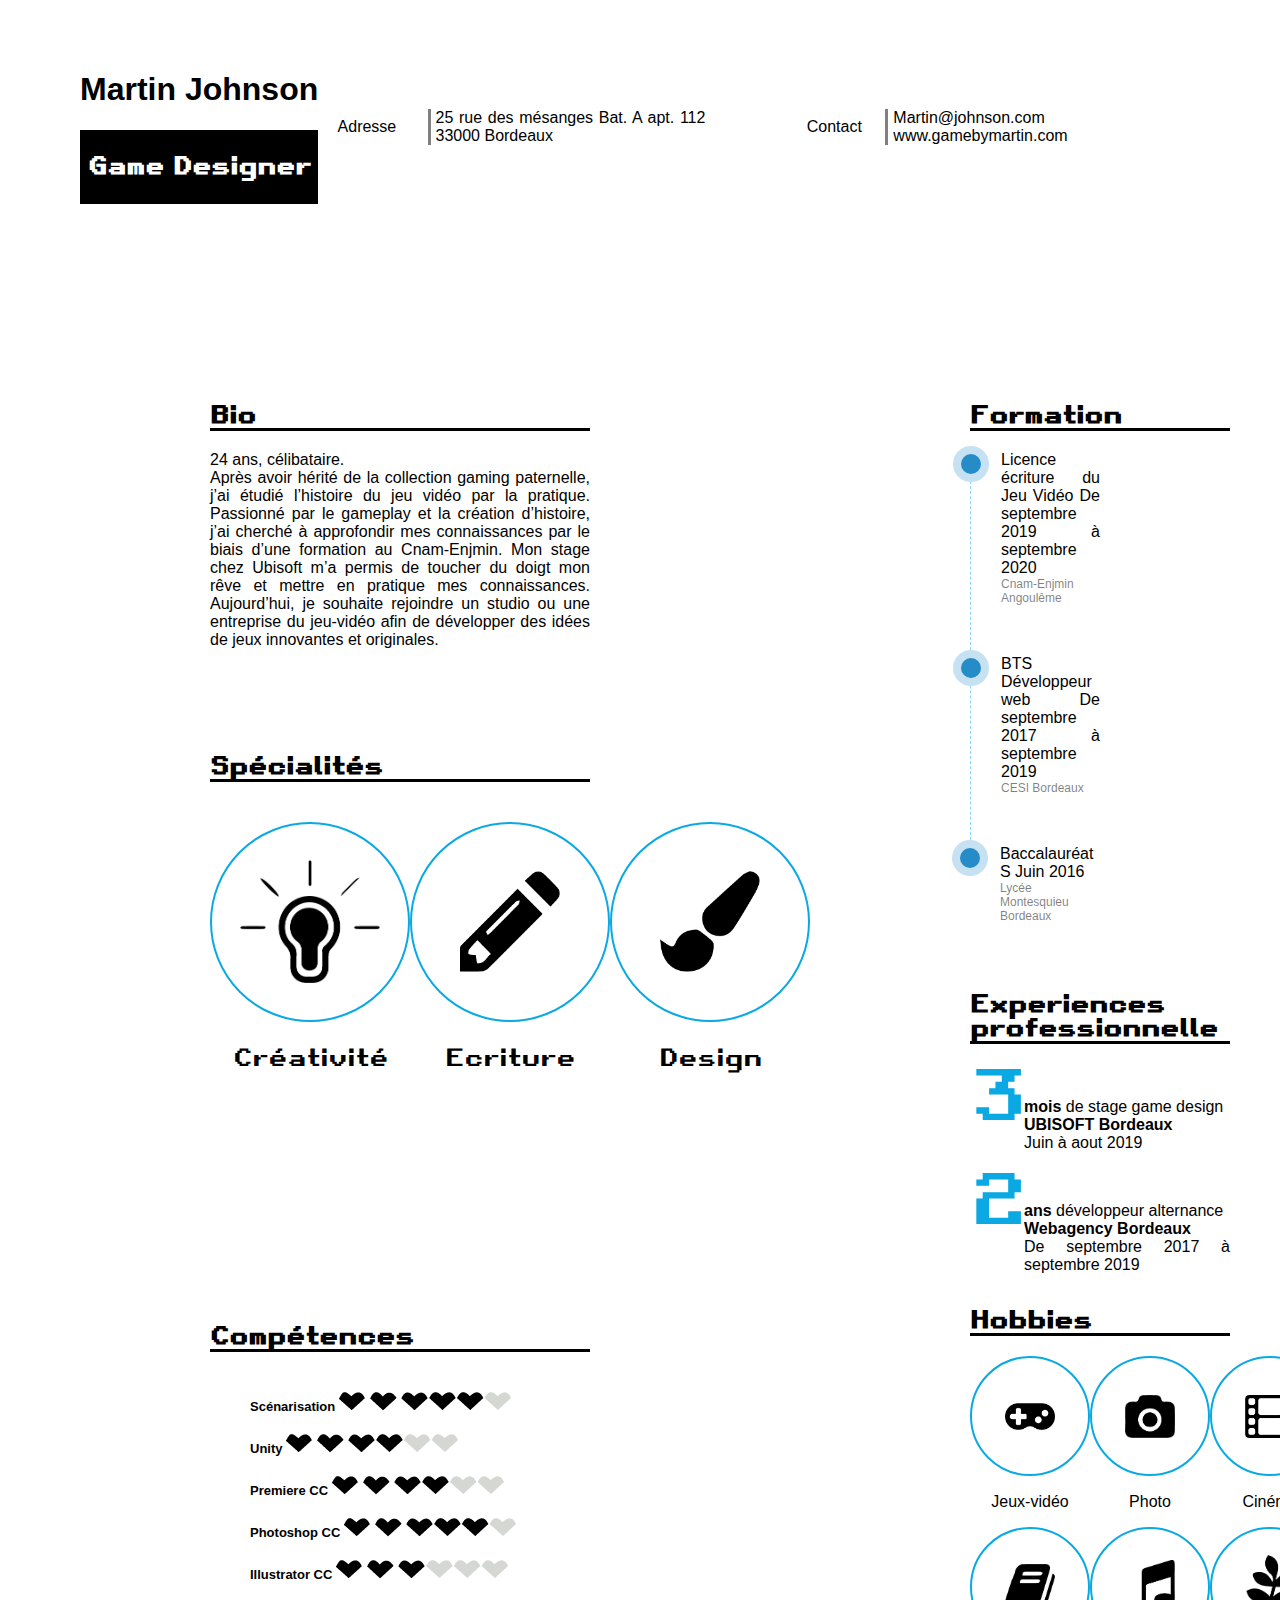
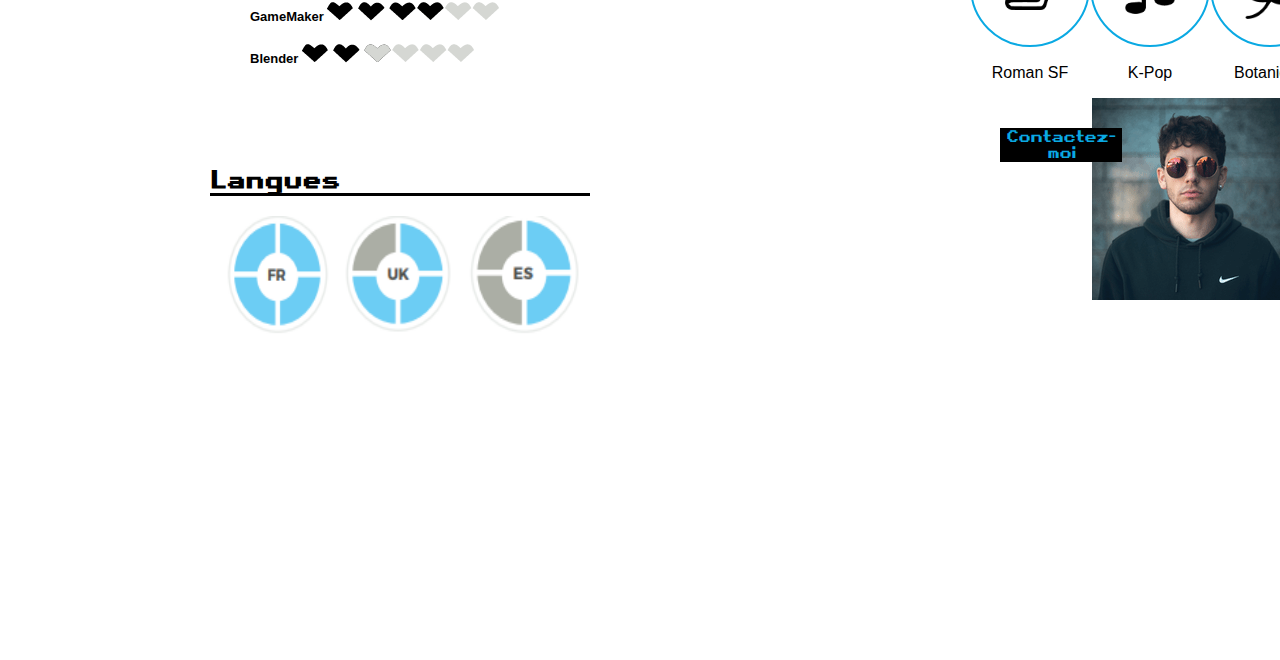
<file: index.html>
<!DOCTYPE html>
<html lang="en">
<head>
    <meta charset="UTF-8">
    <meta http-equiv="X-UA-Compatible" content="IE=edge">
    <meta name="viewport" content="width=device-width, initial-scale=1.0">
    <link href="https://cdn.jsdelivr.net/npm/bootstrap@5.3.0-alpha1/dist/css/bootstrap.min.css" rel="stylesheet" integrity="sha384-GLhlTQ8iRABdZLl6O3oVMWSktQOp6b7In1Zl3/Jr59b6EGGoI1aFkw7cmDA6j6gD" crossorigin="anonymous">
    <link rel="stylesheet" href="style/style.css">
    <link rel="icon" type="image/png" href="img/MJ.png" />
    <title>Martin Johnson</title>
</head>
<body>
    <header>
        <div>
            <h1>Martin <strong>Johnson</strong></h1>
            <div class="job"><h2>Game Designer</h2></div>
        </div>
        <div class="contact-flex">
            <p>
                Adresse
            </p>
            <p class="contact-content">
                25 rue des mésanges
                Bat. A apt. 112
                33000 Bordeaux
            </p>
        </div>
        <div class="contact-flex">
            <p>
                Contact
            </p>
            <p class="contact-content">
                Martin@johnson.com
                www.gamebymartin.com
            </p>
        </div>
    </header>
    <main>
        <section class="left-column">
            <div class="left-div bio">
                <h2 class="part">Bio</h2>
                <p>24 ans, célibataire. <br> Après avoir hérité de la collection gaming paternelle, j’ai étudié l’histoire du jeu vidéo par la pratique. Passionné par le gameplay et la création d’histoire, j’ai cherché à approfondir mes connaissances par le biais d’une formation au Cnam-Enjmin. Mon stage chez Ubisoft m’a permis de toucher du doigt mon rêve et mettre en pratique mes connaissances. Aujourd’hui, je souhaite rejoindre un studio ou une entreprise du jeu-vidéo aﬁn de développer des idées de jeux innovantes et originales.</p>
            </div>
            <div class="spec">
                <h2 class="part">Spécialités</h2>
                <div class="hobby_tab">  <! -- utilistion de la class hobby_btn car elle a les même que l'ancienne class spec_tab -- >
                    <div><button onclick="location.href='https://www.youtube.com/watch?v=82CefQOjWrY'" class="spec_btn creativity"></button><p class="spec_name">Créativité</p></div>
                    <div><button onclick="location.href='https://www.youtube.com/watch?v=fibJT_cUqXM'" class="spec_btn writting"></button><p class="spec_name">Ecriture</p></div>
                    <div><button onclick="location.href='https://www.youtube.com/watch?v=yFQaH0FT0yo'" class="spec_btn design"></button><p class="spec_name">Design</p></div>
                </div>
            </div>
            <div class="left-div skills">
                <h2 class="part">Compétences</h2>
                <ul class="skills_list">
                    <li class="list_part">Scénarisation <img src="img/5hearts.png" class="float-end" alt="5heartsline"></li>
                    <li class="list_part">Unity <img src="img/4hearts.png" class="float-end" alt="4heartsline"></li>
                    <li class="list_part">Premiere CC <img src="img/4hearts.png" class="float-end" alt="4heartsline"></li>
                    <li class="list_part">Photoshop CC <img src="img/5hearts.png" class="float-end" alt="5heartsline"></li>
                    <li class="list_part">Illustrator CC <img src="img/3hearts.png" class="float-end" alt="3heartsline"></li>
                    <li class="list_part">GameMaker <img src="img/4hearts.png" class="float-end" alt="4heartsline"></li>
                    <li class="list_part">Blender <img src="img/2hearts.png" class="float-end" alt="2heartsline"></li>
                </ul>
            </div>
            <div class="left-div langues">
                <h2 class="part">Langues</h2>
                <div class="langues_list">
                    <img src="img/FR.PNG" alt="Frenchlanguage" class="lang_part">
                    <img src="img/UK.PNG" alt="Englishlanguage" class="lang_part">
                    <img src="img/ES.PNG" alt="Spanishlanguge" class="lang_part">
                </div>
            </div>
        </section>
        <section class="right-column">
            <div class="formation">
                <h2 class="part">Formation</h2>
                <div class="history-tl-container">
                    <ul class="tl">
                      <li class="tl-item" ng-repeat="item in retailer_history">
                        <div class="item-title">Licence écriture du Jeu Vidéo De septembre 2019 à septembre 2020</div>
                        <div class="item-detail">Cnam-Enjmin Angoulême</div>
                      </li>
                      <li class="tl-item" ng-repeat="item in retailer_history">
                        <div class="item-title">BTS Développeur web De septembre 2017 à septembre 2019</div>
                        <div class="item-detail">CESI Bordeaux</div>
                      </li>
                      <li class="tl-item" ng-repeat="item in retailer_history">
                        <div class="item-title">Baccalauréat S Juin 2016 </div>
                        <div class="item-detail">Lycée Montesquieu Bordeaux</div>
                      </li>
                  
                    </ul>
                  
                  </div>
            </div>
            <div class="exp">
                <h2 class="part">Experiences professionnelle</h2>
                   <div class="exp_div"><span class="exp_time">3</span> <p> <br> <strong>mois</strong> de stage game design <br> <strong>UBISOFT Bordeaux</strong>  <br>Juin à aout 2019</p> </div> 
                  <div class="exp_div"> <span class="exp_time">2</span> <p><br> <strong>ans</strong> développeur alternance <br> <strong>Webagency Bordeaux</strong> <br> De septembre 2017 à septembre 2019</p> </div> 
            </div>
            <div class="hobby">
                <h2 class="hooby_title part">Hobbies</h2>
                <div class="hobby_tab"> 
                    <div><button onclick="location.href='https://www.youtube.com/watch?v=n5ZsStqUFXQ'" class="hobby_btn game"></button><p>Jeux-vidéo</p></div>
                    <div><button onclick="location.href='https://www.youtube.com/watch?v=kjKgCYBVSTY'" class="hobby_btn photo"></button><p>Photo</p></div>
                    <div><button onclick="location.href='https://www.youtube.com/watch?v=yOWUCoQK2RI'" class="hobby_btn cinema"></button><p>Cinéma</p></div>
                    <div><button onclick="location.href='https://www.youtube.com/watch?v=O-Em-Tqll3k'" class="hobby_btn book"></button><p>Roman SF</p></div>
                    <div><button onclick="location.href='https://www.youtube.com/watch?v=FrG4TEcSuRg'" class="hobby_btn music"></button><p>K-Pop</p></div>
                    <div><button onclick="location.href='https://www.youtube.com/watch?v=zRaYoDFYEZ4'" class="hobby_btn leaf"></button><P>Botanique</P></div> 
                </div>
            </div>
            <div class="contact-me">
                <div class="btn"><button onclick="location.href='https://www.youtube.com/watch?v=xvFZjo5PgG0'" class="contact_button">Contactez-moi</button></div>
                <img src="img/MJ.png" alt="MartinJohnson">
            </div>
        </section>
    </main>
    <script src="https://cdn.jsdelivr.net/npm/bootstrap@5.3.0-alpha1/dist/js/bootstrap.bundle.min.js" integrity="sha384-w76AqPfDkMBDXo30jS1Sgez6pr3x5MlQ1ZAGC+nuZB+EYdgRZgiwxhTBTkF7CXvN" crossorigin="anonymous"></script>
</body>
</html>
</file>
<file: style/style.css>
@font-face {
    font-family: "Retro Gaming";
    src: url("fonts/RetroGaming_p.woff") format("woff");
}
@import url('https://fonts.googleapis.com/css2?family=Montserrat:wght@100&display=swap');

body {
    
    animation: fadein 5s;
    margin: 30px 30px;
}


    header{
        text-align: center;
        justify-content: center;
    }
    ul{
        list-style-type: none;
    }
    h2{
        font-family: "Retro Gaming", serif;
        text-align: center;
    }
    main{
        margin: 20px;
    }
    .part{
        border-bottom: solid;
    }
    .job{
        background-color: black;
        color: white;
        padding: 5px;
        text-align: center;
    }
    .contact-flex{
        display: none;
        visibility: hidden;
    }
    .skills_list{
        font-size: small;
    }
    .list_part{
        font-weight: bold;
    }
    .hobby_tab{
        display: grid;
        grid-template-columns: 1fr 1fr 1fr;
        justify-content: space-between;
        text-align: center;
    }
    .hobby_btn{
        border-radius:50%;
        width: 80px;;
        height: 80px;
        background-color:transparent;
        background-position: center;
        background-size: 50px;
        border:2px solid #0aa9e3; 
        background-repeat: no-repeat;
    }
    .game{
        background-image: url("../img/Gamepad.png");
    }
    .photo{
        background-image: url("../img/Camera.png");

    }
    .cinema{
        background-image: url("../img/clip.png");
    }
    .book{
        background-image: url("../img/book.png");
    }
    .music{
        background-image: url("../img/music.png");
    }
    .leaf{
        background-image: url("../img/leaf.png");
    }
    .history-tl-container{
        width:50%;
      }
      .history-tl-container ul.tl{
          margin:20px 0;
          padding:0;
      
      }
      .history-tl-container ul.tl li{
          list-style: none;
          min-height:50px;
          border-left:1px dashed #86D6FF;
          padding:0 0 50px 30px;
          position:relative;
      }
      .history-tl-container ul.tl li:last-child{ border-left:0;}
      .history-tl-container ul.tl li::before{
          position: absolute;
          left: -18px;
          top: -5px;
          content: " ";
          border: 8px solid rgba(255, 255, 255, 0.74);
          border-radius: 500%;
          background: #258CC7;
          height: 20px;
          width: 20px;
          transition: all 500ms ease-in-out;
      
      }
      .history-tl-container ul.tl li:hover::before{
          border-color:  #258CC7;
          transition: all 1000ms ease-in-out;
      }
      ul.tl li .item-detail{
          color:rgba(0,0,0,0.5);
          font-size:12px;
      }
      ul.tl li .timestamp{
          color: #8D8D8D;
          font-size: 12px;
      }
      .exp_div{
        display: flex;
    }
    .exp_time{
        color: #0aa9e3;
        font-size: 70px;
        font-family: "Retro Gaming", serif;
    }
    .contact-me{
        display: flex;
    }
    .contact_button{
        border: none;
        position: relative;
        top: 30px;
        left: 30px;
        background-color: black;
        color: #0aa9e3;
        font-family: "Retro Gaming", serif;
        font-size: 16px;
    
    }
    .spec_body{
        display: grid;
        grid-template-columns: 1fr 1fr 1fr;
    }
    .spec_btn{
        border-radius:50%;
        width: 100px;;
        height: 100px;
        background-color:transparent;
        border:2px solid #0aa9e3;
        background-position: center;
        background-size: 50px;
        background-repeat: no-repeat; 

    }
    .creativity{
        background-image: url("../img/Ampoule.png");
    }
    .writting{
        background-image: url("../img/Pen.png");
    }
    .design{
        background-image: url("../img/brush.png");
    }
    .langues_list{
        text-align: center;
    }

@media (min-width: 850px)/*850px pour la rotation de l'écran sur mobile*/{
    body{
    text-align: center;
    justify-content: space-between;
    font-family: 'Montserrat', sans-serif;
}

h2{
    font-family: "Retro Gaming", serif;
}
header{
    display: flex;
    text-align: justify;
    justify-content: space-between;
    margin: 50px;
}

main{
    display: grid;
    grid-template-columns: 1fr 1fr;
    justify-content: space-between;
    margin: 100px;
}

section{
    width: 50%;
    justify-content: space-between;
    margin: 80px;
}
ul{
    list-style-type: none;
}

.job{
    background-color: black;
    color: white;
    padding: 5px;
    text-align: center;
}
.part{
    border-bottom: solid;
    text-align: justify;
}

.contact-flex{
    visibility: visible;
    display: flex;
    flex-flow: row wrap;
    align-items: center;
}
.contact-flex p:first-child{
    flex: 0 0 20%;
}
.contact-flex p:last-child{
    flex: 0 0 60%;
}
.contact-content{
    border-left: solid gray;
    padding-left: 5px;
}
.left-column div{
    margin-top: 20px;
    padding-bottom: 70px;
}
.bio{
    text-align: justify;
}
.spec_body{
    display: grid;
    grid-template-columns: 1fr 1fr 1fr;
}
.spec_btn{
    width: 200px;;
    height: 200px;
    background-position: center;
    background-size: 100px;
}
.creativity{
    background-position: center;
    background-size: 140px;
}

.spec_name{
    font-family:"Retro Gaming", serif;
    font-size: 24px;
}
.skills{
    text-align: justify;
    
}
.list_part{
    padding-top: 20px;
}
.formation{
    text-align: justify;
}
.exp{
    text-align: justify;
}
.hobby{
    text-align: justify;
}
.hobby_tab{
    display: grid;
    grid-template-columns: 1fr 1fr 1fr;
    justify-content: space-between;
    text-align: center;
}
.hobby_btn{
    width: 120px;;
    height: 120px;
    background-position: center;
    background-size: 50px;
}
.exp_div{
    display: flex;
}
.exp_time{
    color: #0aa9e3;
    font-size: 70px;
    font-family: "Retro Gaming", serif;
}
.langues{
    text-align: justify;
}
.langues_list{
    text-align: center;
}
.langues_list img{
    height: 120px;
    width: 120px;
}}
@keyframes fadein {
    from {
      opacity: 0;
    }
    to {
      opacity: 1;
    }
  }

button:hover{
    background-color: #0aa9e3;
    transition: transform .2s;
    transform: scale(1.5);
}
.contact_button:hover{
    background-color: #0aa9e3;
    color: aliceblue;
    transition: transform .2s;
    transform: scale(1.5);
}
.list_part:hover{
    background-color: #0aa9e3;
    transition: transform .2s;
    transform: scale(1.5);
}
.lang_part:hover{
    transition: transform .2s;
    transform: scale(1.5);
}
</file>
